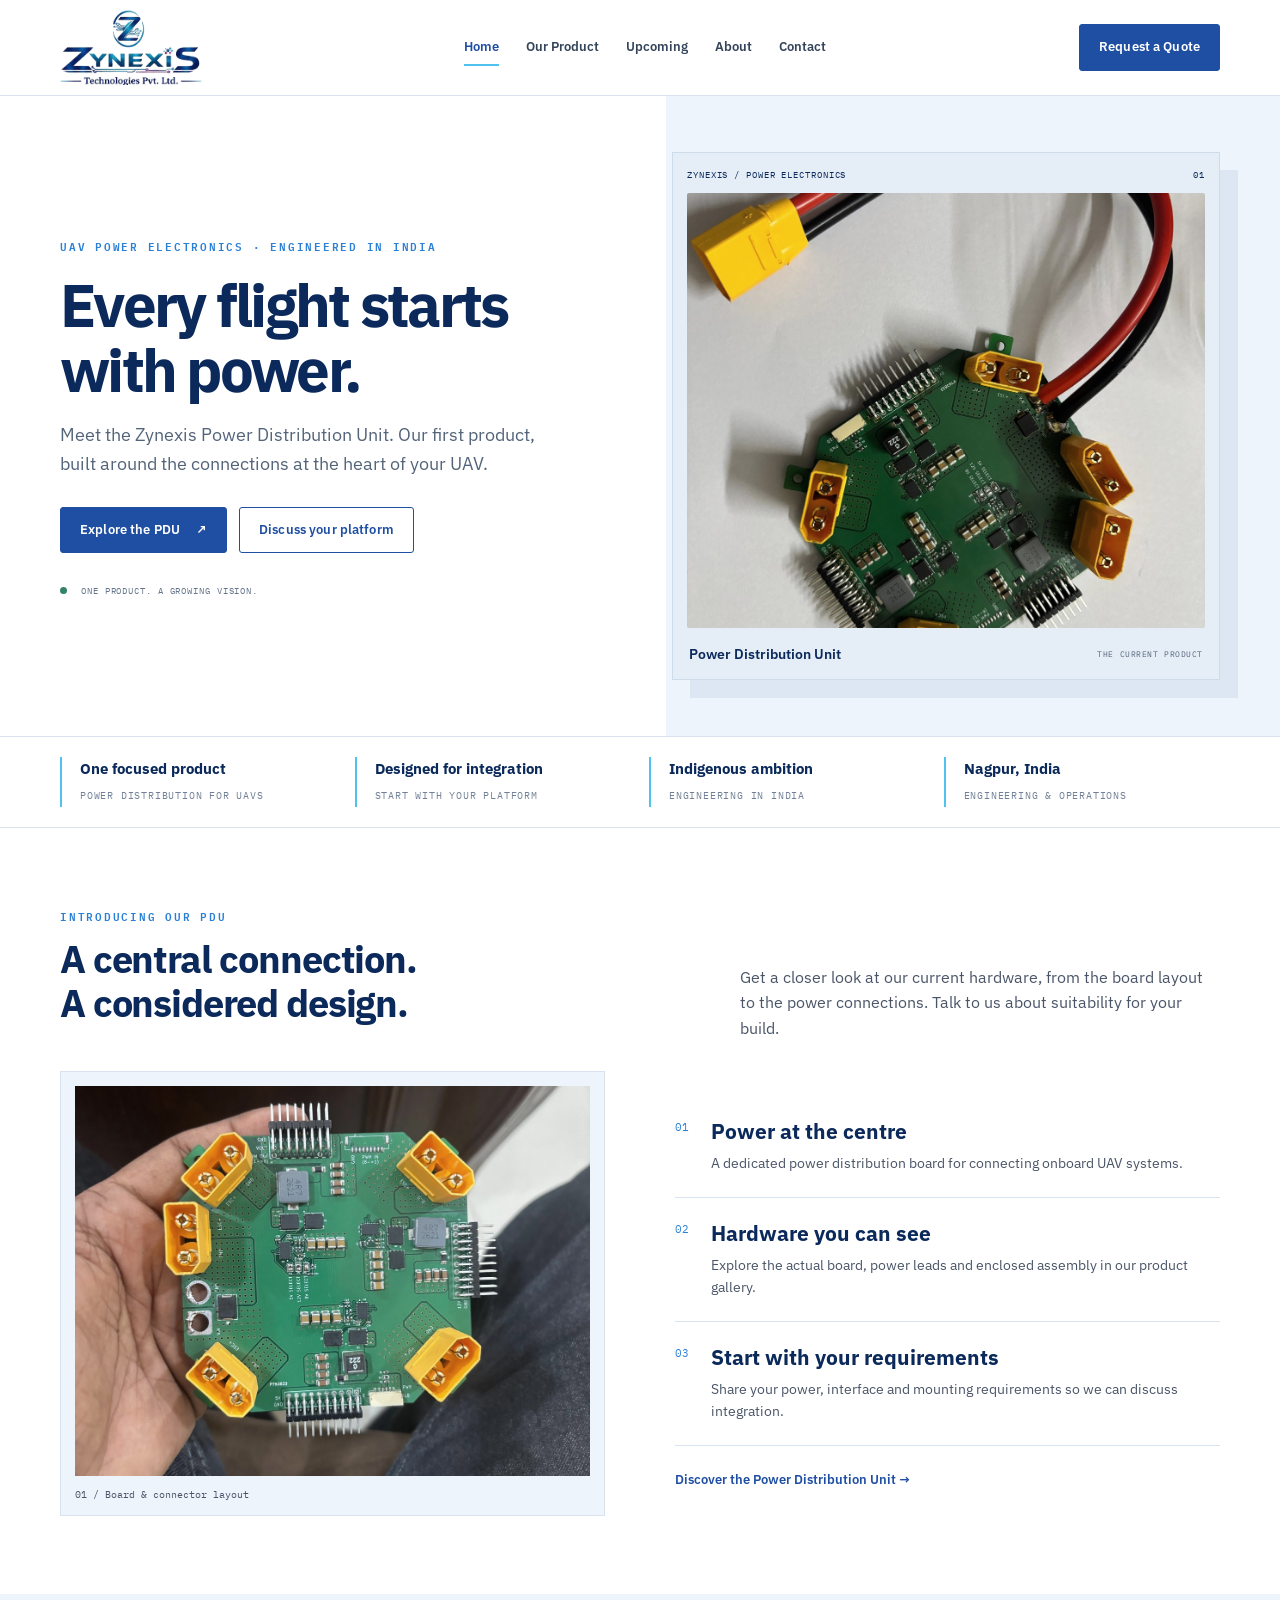
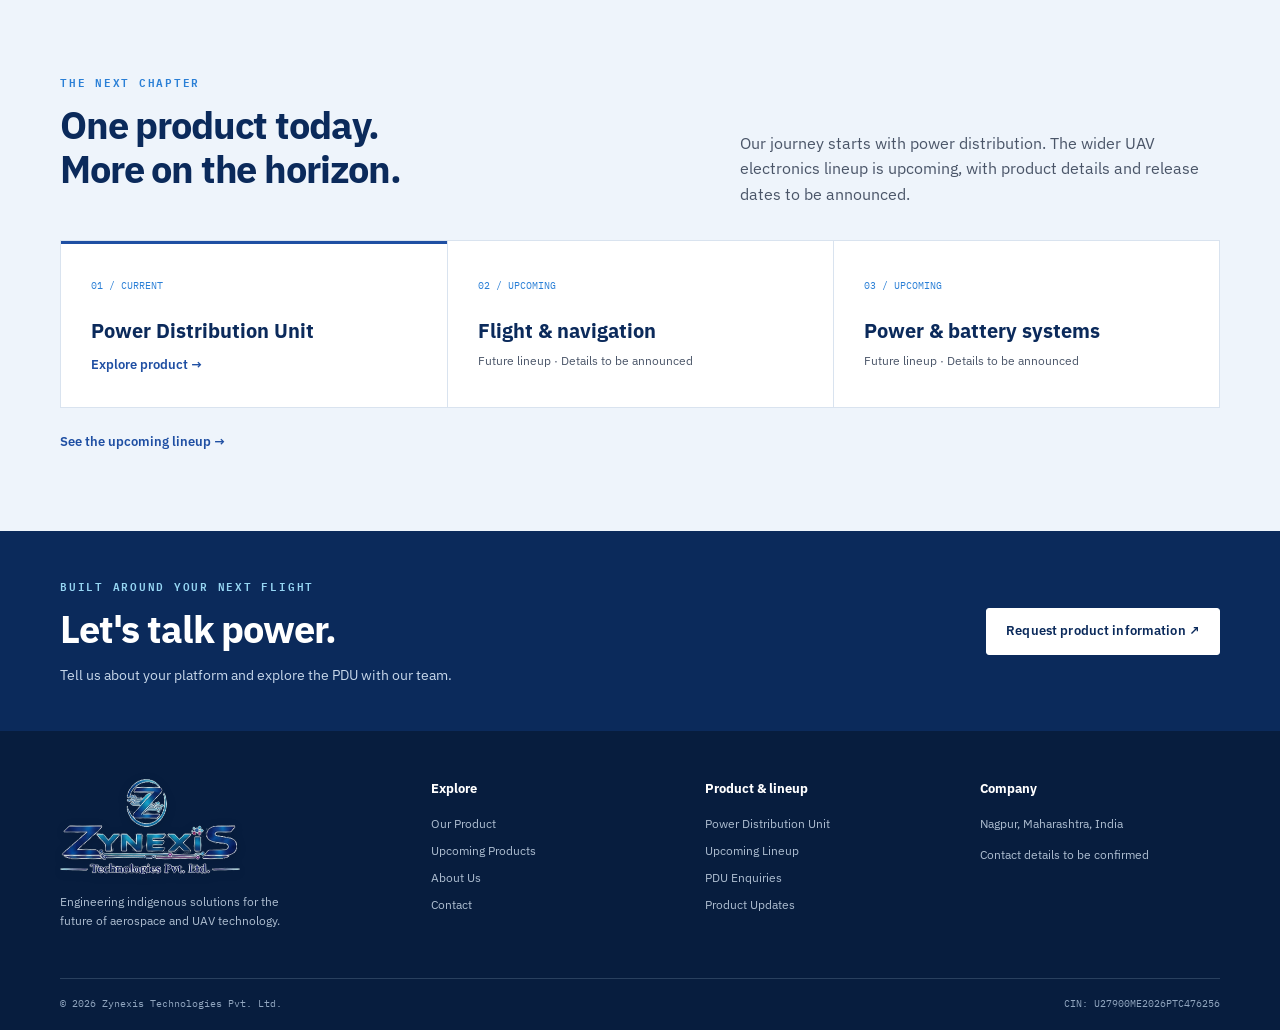
<file: index.html>
<!doctype html><html lang="en"><head><meta charset="utf-8"><meta name="viewport" content="width=device-width,initial-scale=1"><meta name="description" content="Zynexis Technologies — indigenous UAV electronics and aerospace systems engineered in India."><title>Home | Zynexis Technologies</title><link rel="stylesheet" href="assets/style.css"></head><body>
<header class="site-header"><div class="wrap nav">
<a class="brand" href="index.html" aria-label="Zynexis Technologies home"><img class="brand-logo" src="assets/zynexis-logo.png" alt="Zynexis Technologies logo"></a>
<nav class="navlinks"><a href="index.html">Home</a><a href="products.html">Our Product</a><a href="upcoming.html">Upcoming</a><a href="about.html">About</a><a href="contact.html">Contact</a></nav>
<a class="btn nav-cta" href="contact.html#rfq">Request a Quote</a><button class="menu-btn" aria-label="Open menu" aria-expanded="false" aria-controls="mobile-navigation">☰</button>
<div class="mobile-nav" id="mobile-navigation"><a href="index.html">Home</a><a href="products.html">Our Product</a><a href="upcoming.html">Upcoming Products</a><a href="about.html">About</a><a href="contact.html">Contact</a><a href="contact.html#rfq">Request a Quote</a></div>
</div></header>

<main>
<section class="hero product-hero"><div class="wrap hero-grid"><div><div class="eyebrow">UAV power electronics · Engineered in India</div><h1>Every flight starts<br>with power.</h1><p class="lead">Meet the Zynexis Power Distribution Unit. Our first product, built around the connections at the heart of your UAV.</p><div class="hero-actions"><a class="btn" href="products.html">Explore the PDU <span aria-hidden="true">↗</span></a><a class="btn outline" href="contact.html#rfq">Discuss your platform</a></div><div class="hero-footnote"><span class="status-dot"></span> ONE PRODUCT. A GROWING VISION.</div></div>
<figure class="hero-photo"><div class="photo-topline"><span>ZYNEXIS / POWER ELECTRONICS</span><span>01</span></div><img src="assets/images/pdu-connected.jpg" alt="Zynexis power distribution board with yellow connectors and attached red and black power leads" width="1200" height="1600" fetchpriority="high"><figcaption><span>Power Distribution Unit</span><span class="photo-tag">THE CURRENT PRODUCT</span></figcaption></figure></div></section>
<section class="trust"><div class="wrap trust-grid"><div class="trust-item"><strong>One focused product</strong><span>Power distribution for UAVs</span></div><div class="trust-item"><strong>Designed for integration</strong><span>Start with your platform</span></div><div class="trust-item"><strong>Indigenous ambition</strong><span>Engineering in India</span></div><div class="trust-item"><strong>Nagpur, India</strong><span>Engineering & operations</span></div></div></section>
<section class="section"><div class="wrap"><div class="section-head"><div><div class="eyebrow">Introducing our PDU</div><h2>A central connection.<br>A considered design.</h2></div><p>Get a closer look at our current hardware, from the board layout to the power connections. Talk to us about suitability for your build.</p></div><div class="feature-split"><figure class="product-photo board-photo"><img src="assets/images/pdu-board.jpg" alt="Close view of the populated Zynexis PDU circuit board and connector layout" width="1200" height="1600" loading="lazy"><figcaption>01 / Board & connector layout</figcaption></figure><div class="feature-copy"><div class="feature-item"><span>01</span><div><h3>Power at the centre</h3><p>A dedicated power distribution board for connecting onboard UAV systems.</p></div></div><div class="feature-item"><span>02</span><div><h3>Hardware you can see</h3><p>Explore the actual board, power leads and enclosed assembly in our product gallery.</p></div></div><div class="feature-item"><span>03</span><div><h3>Start with your requirements</h3><p>Share your power, interface and mounting requirements so we can discuss integration.</p></div></div><a class="text-link" href="products.html">Discover the Power Distribution Unit <span aria-hidden="true">→</span></a></div></div></div></section>
<section class="section mist"><div class="wrap"><div class="section-head"><div><div class="eyebrow">The next chapter</div><h2>One product today.<br>More on the horizon.</h2></div><p>Our journey starts with power distribution. The wider UAV electronics lineup is upcoming, with product details and release dates to be announced.</p></div><div class="roadmap-strip"><div><span class="roadmap-number">01 / CURRENT</span><h3>Power Distribution Unit</h3><a class="text-link" href="products.html">Explore product →</a></div><div><span class="roadmap-number">02 / UPCOMING</span><h3>Flight & navigation</h3><p>Future lineup · Details to be announced</p></div><div><span class="roadmap-number">03 / UPCOMING</span><h3>Power & battery systems</h3><p>Future lineup · Details to be announced</p></div></div><a class="text-link" href="upcoming.html">See the upcoming lineup →</a></div></section>
<section class="cta-band"><div class="wrap cta-row"><div><div class="eyebrow">Built around your next flight</div><h2>Let's talk power.</h2><p>Tell us about your platform and explore the PDU with our team.</p></div><a class="btn light" href="contact.html#rfq">Request product information ↗</a></div></section>
</main>

<footer class="site-footer"><div class="wrap"><div class="footer-grid">
<div><a class="brand footer-brand" href="index.html" aria-label="Zynexis Technologies home"><img class="footer-logo" src="assets/zynexis-logo.png" alt="Zynexis Technologies logo"></a><p style="margin-top:18px;max-width:250px">Engineering indigenous solutions for the future of aerospace and UAV technology.</p></div>
<div><h4>Explore</h4><div class="footer-links"><a href="products.html">Our Product</a><a href="upcoming.html">Upcoming Products</a><a href="about.html">About Us</a><a href="contact.html">Contact</a></div></div>
<div><h4>Product & lineup</h4><div class="footer-links"><a href="products.html">Power Distribution Unit</a><a href="upcoming.html">Upcoming Lineup</a><a href="contact.html?product=pdu#rfq">PDU Enquiries</a><a href="upcoming.html#interest">Product Updates</a></div></div>
<div><h4>Company</h4><p>Nagpur, Maharashtra, India</p><p>Contact details to be confirmed</p></div>
</div><div class="copyright"><span>© 2026 Zynexis Technologies Pvt. Ltd.</span><span>CIN: U27900ME2026PTC476256</span></div></div></footer>
<script src="assets/site.js"></script>
</body></html>
</file>
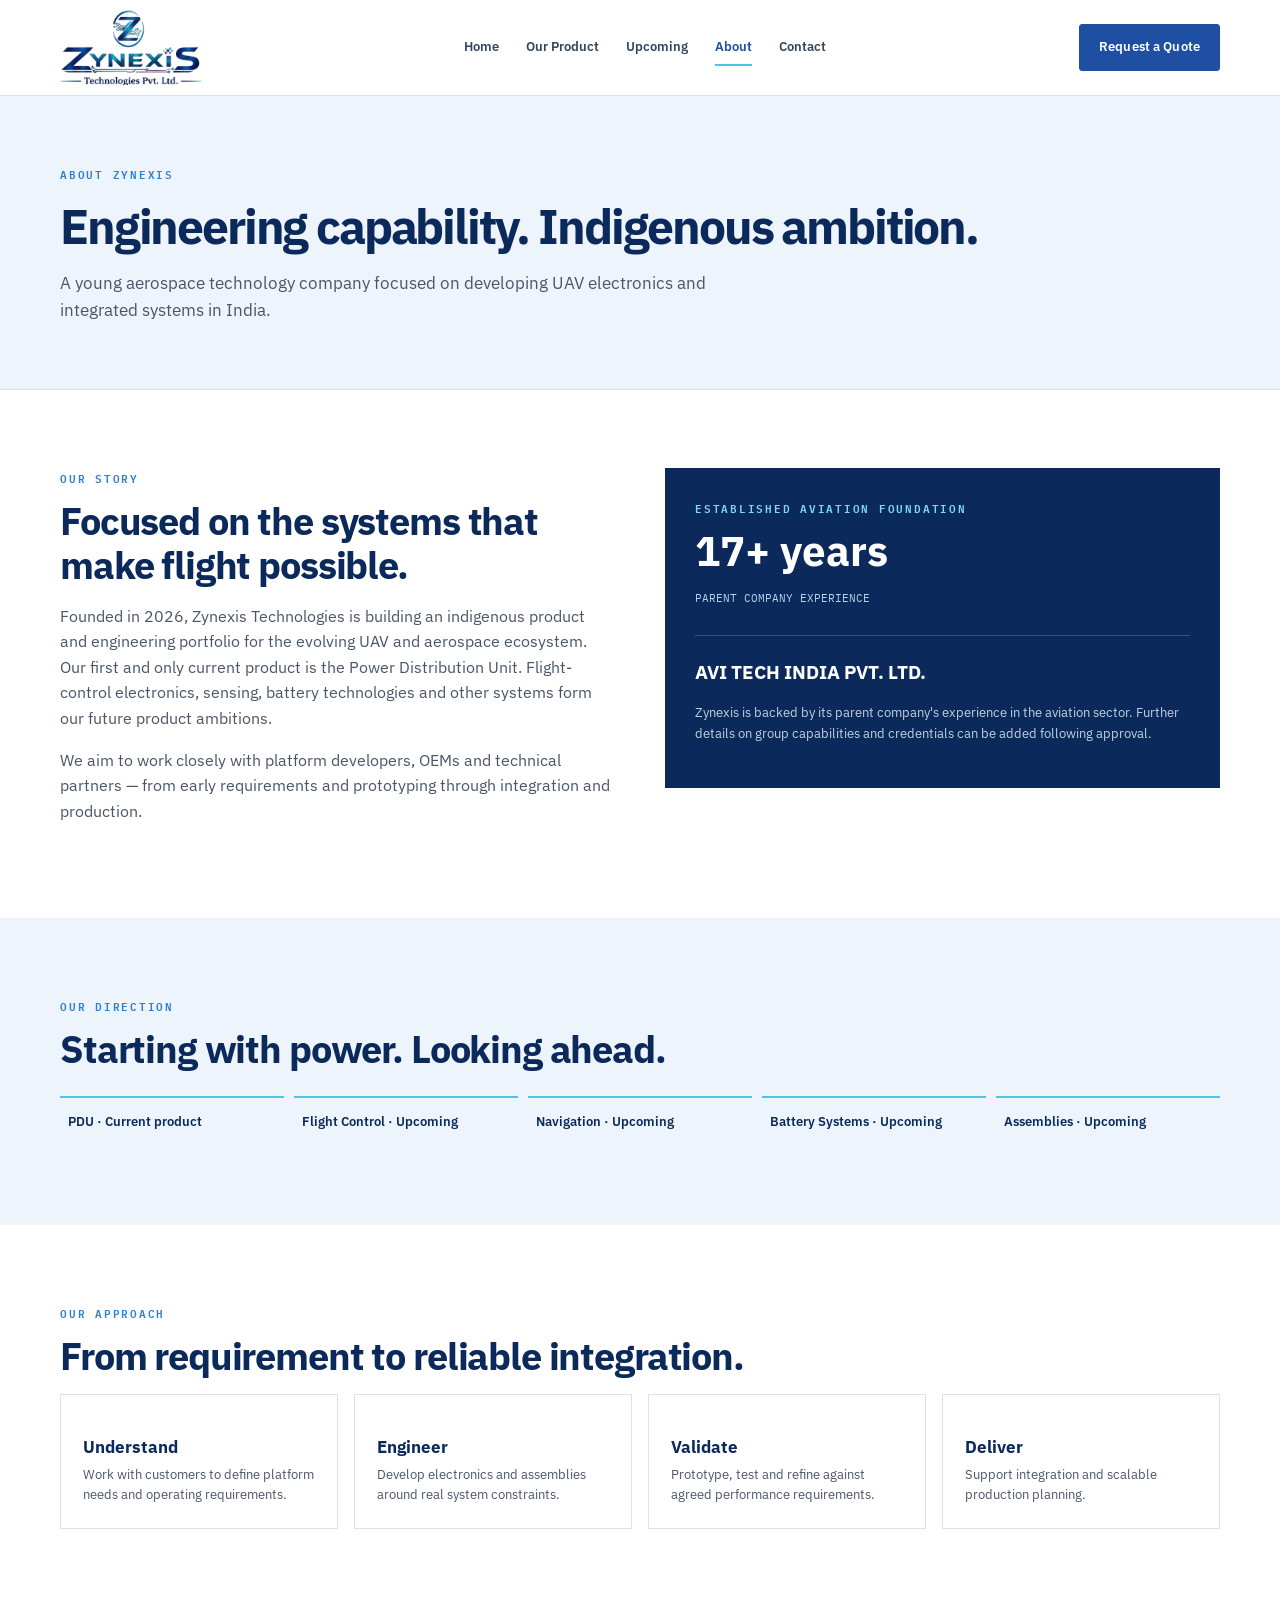
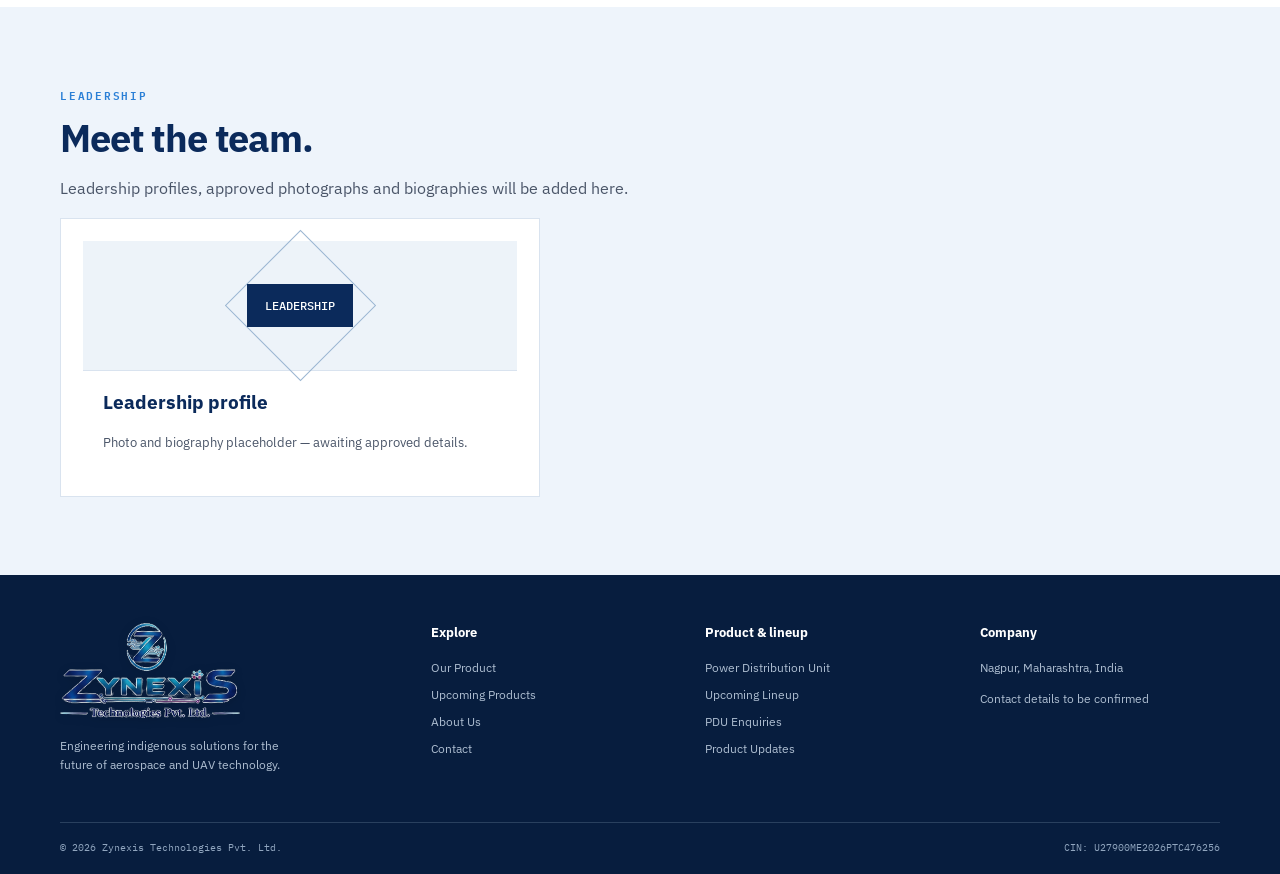
<file: about.html>
<!doctype html><html lang="en"><head><meta charset="utf-8"><meta name="viewport" content="width=device-width,initial-scale=1"><meta name="description" content="Zynexis Technologies — indigenous UAV electronics and aerospace systems engineered in India."><title>About | Zynexis Technologies</title><link rel="stylesheet" href="assets/style.css"></head><body>
<header class="site-header"><div class="wrap nav">
<a class="brand" href="index.html" aria-label="Zynexis Technologies home"><img class="brand-logo" src="assets/zynexis-logo.png" alt="Zynexis Technologies logo"></a>
<nav class="navlinks"><a href="index.html">Home</a><a href="products.html">Our Product</a><a href="upcoming.html">Upcoming</a><a href="about.html">About</a><a href="contact.html">Contact</a></nav>
<a class="btn nav-cta" href="contact.html#rfq">Request a Quote</a><button class="menu-btn" aria-label="Open menu" aria-expanded="false" aria-controls="mobile-navigation">☰</button>
<div class="mobile-nav" id="mobile-navigation"><a href="index.html">Home</a><a href="products.html">Our Product</a><a href="upcoming.html">Upcoming Products</a><a href="about.html">About</a><a href="contact.html">Contact</a><a href="contact.html#rfq">Request a Quote</a></div>
</div></header>

<main><section class="page-hero"><div class="wrap"><div class="eyebrow">About Zynexis</div><h1>Engineering capability. Indigenous ambition.</h1><p>A young aerospace technology company focused on developing UAV electronics and integrated systems in India.</p></div></section>
<section class="section"><div class="wrap about-grid"><div><div class="eyebrow">Our story</div><h2>Focused on the systems that make flight possible.</h2><p class="muted">Founded in 2026, Zynexis Technologies is building an indigenous product and engineering portfolio for the evolving UAV and aerospace ecosystem. Our first and only current product is the Power Distribution Unit. Flight-control electronics, sensing, battery technologies and other systems form our future product ambitions.</p><p class="muted">We aim to work closely with platform developers, OEMs and technical partners — from early requirements and prototyping through integration and production.</p></div><div class="stat-panel"><div class="eyebrow" style="color:#7fd9f5">Established aviation foundation</div><strong>17+ years</strong><span>Parent company experience</span><hr style="border:0;border-top:1px solid #38516f;margin:25px 0"><h3 style="color:#fff">AVI TECH INDIA PVT. LTD.</h3><p style="color:#c3d2e3;font-size:13px">Zynexis is backed by its parent company's experience in the aviation sector. Further details on group capabilities and credentials can be added following approval.</p></div></div></section>
<section class="section mist"><div class="wrap"><div class="eyebrow">Our direction</div><h2>Starting with power. Looking ahead.</h2><div class="expertise"><div>PDU · Current product</div><div>Flight Control · Upcoming</div><div>Navigation · Upcoming</div><div>Battery Systems · Upcoming</div><div>Assemblies · Upcoming</div></div></div></section>
<section class="section"><div class="wrap"><div class="eyebrow">Our approach</div><h2>From requirement to reliable integration.</h2><div class="grid four"><div class="tile"><h3>Understand</h3><p>Work with customers to define platform needs and operating requirements.</p></div><div class="tile"><h3>Engineer</h3><p>Develop electronics and assemblies around real system constraints.</p></div><div class="tile"><h3>Validate</h3><p>Prototype, test and refine against agreed performance requirements.</p></div><div class="tile"><h3>Deliver</h3><p>Support integration and scalable production planning.</p></div></div></div></section>
<section class="section mist"><div class="wrap"><div class="eyebrow">Leadership</div><h2>Meet the team.</h2><p class="muted">Leadership profiles, approved photographs and biographies will be added here.</p><div class="card" style="max-width:480px"><div class="product-visual" style="height:130px"><span>LEADERSHIP</span></div><div class="product-body"><h3>Leadership profile</h3><p>Photo and biography placeholder — awaiting approved details.</p></div></div></div></section></main>

<footer class="site-footer"><div class="wrap"><div class="footer-grid">
<div><a class="brand footer-brand" href="index.html" aria-label="Zynexis Technologies home"><img class="footer-logo" src="assets/zynexis-logo.png" alt="Zynexis Technologies logo"></a><p style="margin-top:18px;max-width:250px">Engineering indigenous solutions for the future of aerospace and UAV technology.</p></div>
<div><h4>Explore</h4><div class="footer-links"><a href="products.html">Our Product</a><a href="upcoming.html">Upcoming Products</a><a href="about.html">About Us</a><a href="contact.html">Contact</a></div></div>
<div><h4>Product & lineup</h4><div class="footer-links"><a href="products.html">Power Distribution Unit</a><a href="upcoming.html">Upcoming Lineup</a><a href="contact.html?product=pdu#rfq">PDU Enquiries</a><a href="upcoming.html#interest">Product Updates</a></div></div>
<div><h4>Company</h4><p>Nagpur, Maharashtra, India</p><p>Contact details to be confirmed</p></div>
</div><div class="copyright"><span>© 2026 Zynexis Technologies Pvt. Ltd.</span><span>CIN: U27900ME2026PTC476256</span></div></div></footer>
<script src="assets/site.js"></script>
</body></html>
</file>
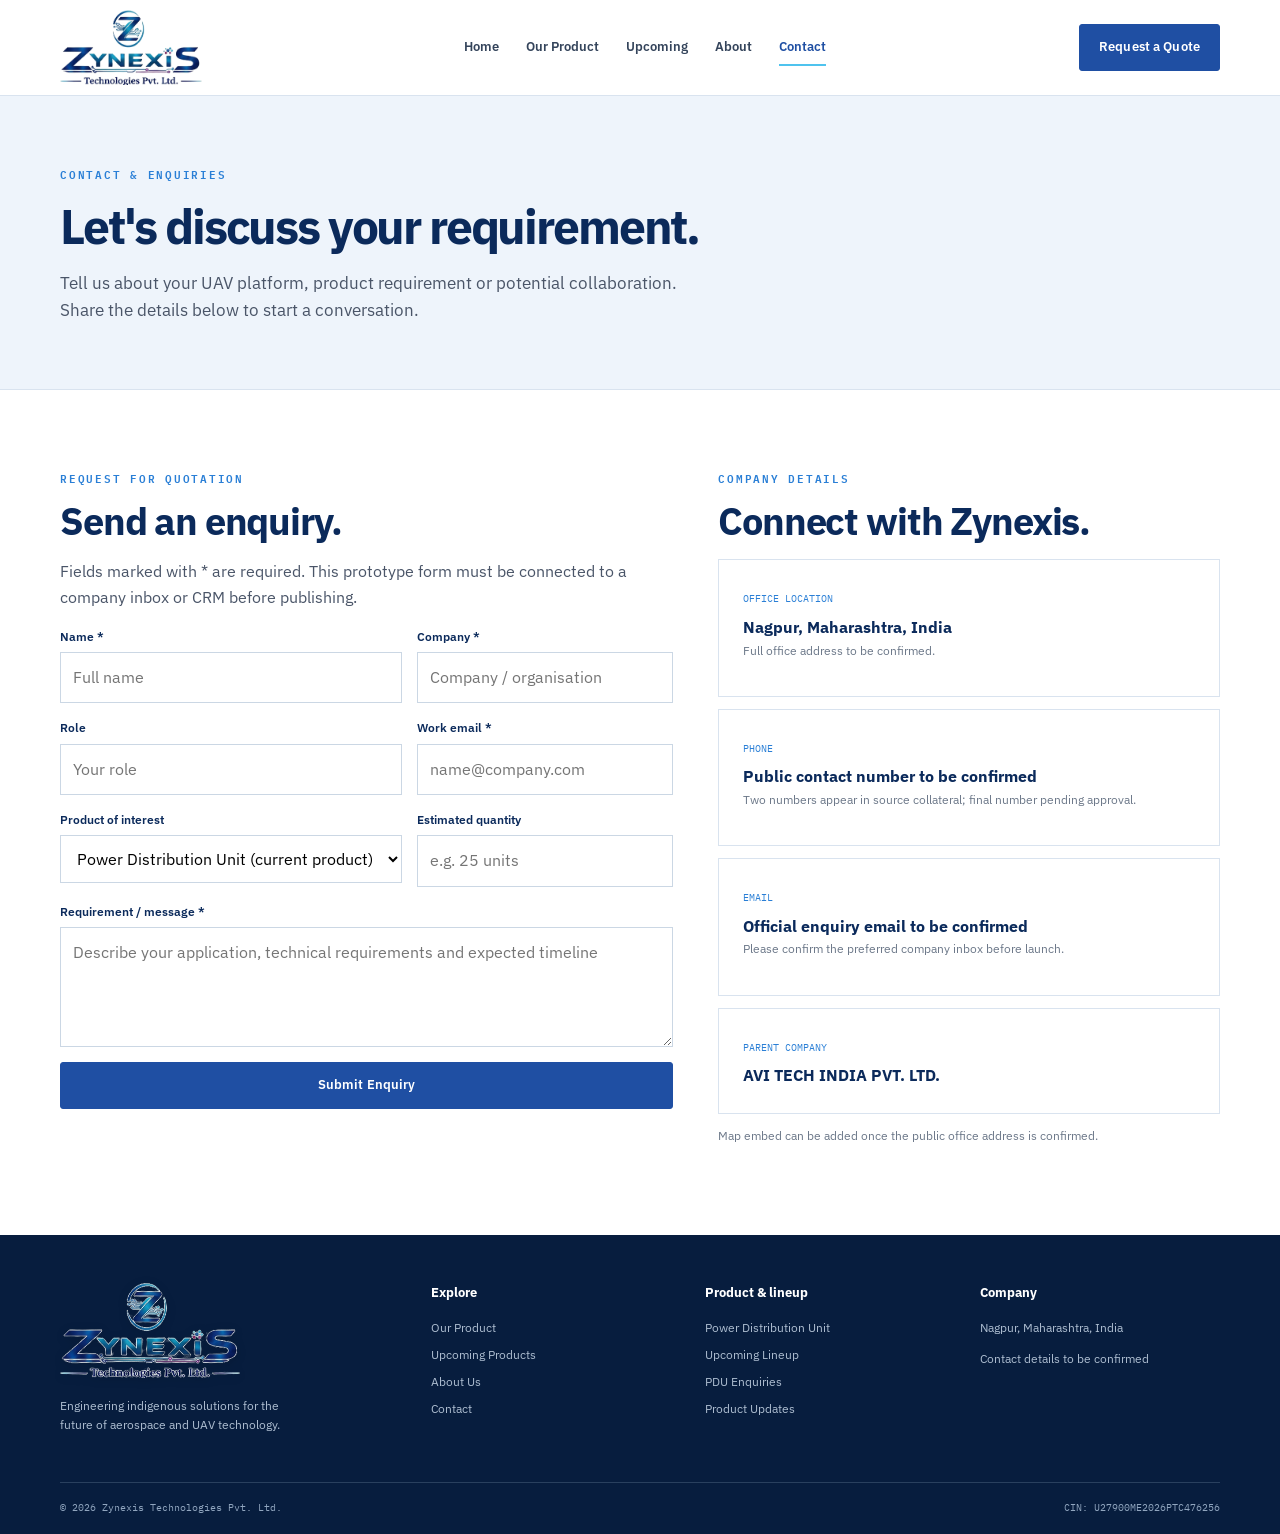
<file: contact.html>
<!doctype html><html lang="en"><head><meta charset="utf-8"><meta name="viewport" content="width=device-width,initial-scale=1"><meta name="description" content="Zynexis Technologies — indigenous UAV electronics and aerospace systems engineered in India."><title>Contact | Zynexis Technologies</title><link rel="stylesheet" href="assets/style.css"></head><body>
<header class="site-header"><div class="wrap nav">
<a class="brand" href="index.html" aria-label="Zynexis Technologies home"><img class="brand-logo" src="assets/zynexis-logo.png" alt="Zynexis Technologies logo"></a>
<nav class="navlinks"><a href="index.html">Home</a><a href="products.html">Our Product</a><a href="upcoming.html">Upcoming</a><a href="about.html">About</a><a href="contact.html">Contact</a></nav>
<a class="btn nav-cta" href="contact.html#rfq">Request a Quote</a><button class="menu-btn" aria-label="Open menu" aria-expanded="false" aria-controls="mobile-navigation">☰</button>
<div class="mobile-nav" id="mobile-navigation"><a href="index.html">Home</a><a href="products.html">Our Product</a><a href="upcoming.html">Upcoming Products</a><a href="about.html">About</a><a href="contact.html">Contact</a><a href="contact.html#rfq">Request a Quote</a></div>
</div></header>

<main><section class="page-hero"><div class="wrap"><div class="eyebrow">Contact & enquiries</div><h1>Let's discuss your requirement.</h1><p>Tell us about your UAV platform, product requirement or potential collaboration. Share the details below to start a conversation.</p></div></section>
<section class="section"><div class="wrap contact-grid"><div id="rfq"><div class="eyebrow">Request for quotation</div><h2>Send an enquiry.</h2><p class="muted">Fields marked with * are required. This prototype form must be connected to a company inbox or CRM before publishing.</p>
<form data-demo-form><div class="form-grid"><div class="field"><label for="name">Name *</label><input id="name" required name="name" placeholder="Full name"></div><div class="field"><label for="company">Company *</label><input id="company" required name="company" placeholder="Company / organisation"></div><div class="field"><label for="role">Role</label><input id="role" name="role" placeholder="Your role"></div><div class="field"><label for="email">Work email *</label><input id="email" required type="email" name="email" placeholder="name@company.com"></div><div class="field"><label for="product">Product of interest</label><select id="product" name="product"><option value="pdu">Power Distribution Unit (current product)</option><option value="upcoming">Upcoming product lineup</option><option value="other">General enquiry / collaboration</option></select></div><div class="field"><label for="quantity">Estimated quantity</label><input id="quantity" name="quantity" placeholder="e.g. 25 units"></div><div class="field full"><label for="message">Requirement / message *</label><textarea id="message" required name="message" placeholder="Describe your application, technical requirements and expected timeline"></textarea></div><div class="field full"><button class="btn" type="submit">Submit Enquiry</button><p class="form-message note" aria-live="polite"></p></div></div></form></div>
<div><div class="eyebrow">Company details</div><h2>Connect with Zynexis.</h2><div class="contact-card"><small>Office location</small><strong>Nagpur, Maharashtra, India</strong><p class="note">Full office address to be confirmed.</p></div><div class="contact-card"><small>Phone</small><strong>Public contact number to be confirmed</strong><p class="note">Two numbers appear in source collateral; final number pending approval.</p></div><div class="contact-card"><small>Email</small><strong>Official enquiry email to be confirmed</strong><p class="note">Please confirm the preferred company inbox before launch.</p></div><div class="contact-card"><small>Parent company</small><strong>AVI TECH INDIA PVT. LTD.</strong></div><p class="note">Map embed can be added once the public office address is confirmed.</p></div></div></section></main>

<footer class="site-footer"><div class="wrap"><div class="footer-grid">
<div><a class="brand footer-brand" href="index.html" aria-label="Zynexis Technologies home"><img class="footer-logo" src="assets/zynexis-logo.png" alt="Zynexis Technologies logo"></a><p style="margin-top:18px;max-width:250px">Engineering indigenous solutions for the future of aerospace and UAV technology.</p></div>
<div><h4>Explore</h4><div class="footer-links"><a href="products.html">Our Product</a><a href="upcoming.html">Upcoming Products</a><a href="about.html">About Us</a><a href="contact.html">Contact</a></div></div>
<div><h4>Product & lineup</h4><div class="footer-links"><a href="products.html">Power Distribution Unit</a><a href="upcoming.html">Upcoming Lineup</a><a href="contact.html?product=pdu#rfq">PDU Enquiries</a><a href="upcoming.html#interest">Product Updates</a></div></div>
<div><h4>Company</h4><p>Nagpur, Maharashtra, India</p><p>Contact details to be confirmed</p></div>
</div><div class="copyright"><span>© 2026 Zynexis Technologies Pvt. Ltd.</span><span>CIN: U27900ME2026PTC476256</span></div></div></footer>
<script src="assets/site.js"></script>
</body></html>
</file>
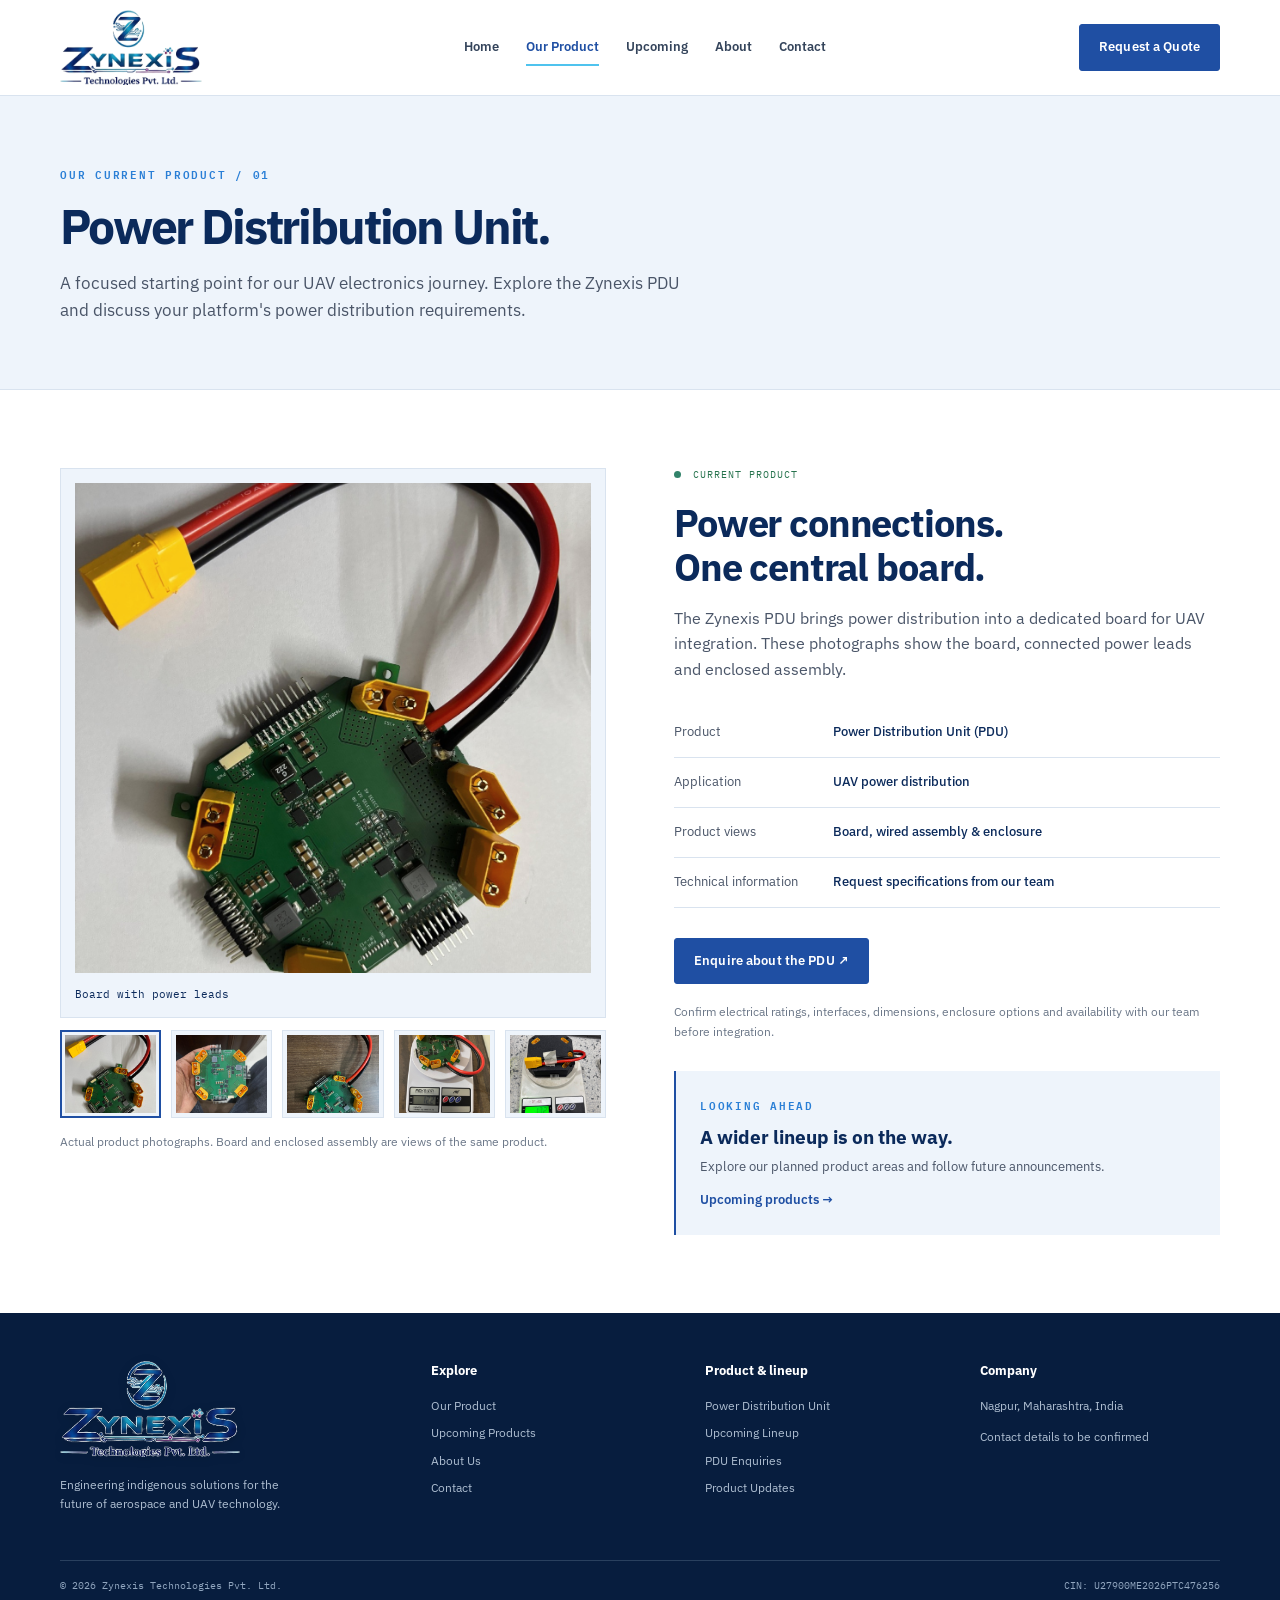
<file: products.html>
<!doctype html><html lang="en"><head><meta charset="utf-8"><meta name="viewport" content="width=device-width,initial-scale=1"><meta name="description" content="Zynexis Technologies — indigenous UAV electronics and aerospace systems engineered in India."><title>Power Distribution Unit | Zynexis Technologies</title><link rel="stylesheet" href="assets/style.css"></head><body>
<header class="site-header"><div class="wrap nav">
<a class="brand" href="index.html" aria-label="Zynexis Technologies home"><img class="brand-logo" src="assets/zynexis-logo.png" alt="Zynexis Technologies logo"></a>
<nav class="navlinks"><a href="index.html">Home</a><a href="products.html">Our Product</a><a href="upcoming.html">Upcoming</a><a href="about.html">About</a><a href="contact.html">Contact</a></nav>
<a class="btn nav-cta" href="contact.html#rfq">Request a Quote</a><button class="menu-btn" aria-label="Open menu" aria-expanded="false" aria-controls="mobile-navigation">☰</button>
<div class="mobile-nav" id="mobile-navigation"><a href="index.html">Home</a><a href="products.html">Our Product</a><a href="upcoming.html">Upcoming Products</a><a href="about.html">About</a><a href="contact.html">Contact</a><a href="contact.html#rfq">Request a Quote</a></div>
</div></header>

<main><section class="page-hero"><div class="wrap"><div class="eyebrow">Our current product / 01</div><h1>Power Distribution Unit.</h1><p>A focused starting point for our UAV electronics journey. Explore the Zynexis PDU and discuss your platform's power distribution requirements.</p></div></section>
<section class="section"><div class="wrap product-overview"><div class="gallery"><figure class="gallery-main"><img id="gallery-image" src="assets/images/pdu-connected.jpg" alt="PDU board with attached power leads" width="1200" height="1600"><figcaption id="gallery-caption">Board with power leads</figcaption></figure><div class="gallery-thumbs" aria-label="Product photographs">
<button class="gallery-thumb active" data-photo="pdu-connected" data-caption="Board with power leads" aria-label="View board with power leads" aria-pressed="true"><img src="assets/images/pdu-connected.jpg" alt="" width="90" height="100"></button>
<button class="gallery-thumb" data-photo="pdu-board" data-caption="Board and connector layout" aria-label="View board and connector layout" aria-pressed="false"><img src="assets/images/pdu-board.jpg" alt="" width="90" height="100" loading="lazy"></button>
<button class="gallery-thumb" data-photo="pdu-detail" data-caption="Power connections on the assembled board" aria-label="View power connections" aria-pressed="false"><img src="assets/images/pdu-detail.jpg" alt="" width="90" height="100" loading="lazy"></button>
<button class="gallery-thumb" data-photo="pdu-bench" data-caption="Board assembly on the workbench" aria-label="View board on the workbench" aria-pressed="false"><img src="assets/images/pdu-bench.jpg" alt="" width="90" height="100" loading="lazy"></button>
<button class="gallery-thumb" data-photo="pdu-enclosure" data-caption="PDU with enclosure fitted" aria-label="View PDU with enclosure fitted" aria-pressed="false"><img src="assets/images/pdu-enclosure.jpg" alt="" width="90" height="100" loading="lazy"></button></div><p class="note">Actual product photographs. Board and enclosed assembly are views of the same product.</p></div>
<div class="product-summary"><div class="status"><span class="status-dot"></span> Current product</div><h2>Power connections.<br>One central board.</h2><p class="muted">The Zynexis PDU brings power distribution into a dedicated board for UAV integration. These photographs show the board, connected power leads and enclosed assembly.</p><dl class="product-facts"><div><dt>Product</dt><dd>Power Distribution Unit (PDU)</dd></div><div><dt>Application</dt><dd>UAV power distribution</dd></div><div><dt>Product views</dt><dd>Board, wired assembly & enclosure</dd></div><div><dt>Technical information</dt><dd>Request specifications from our team</dd></div></dl><a class="btn" href="contact.html?product=pdu#rfq">Enquire about the PDU ↗</a><p class="note">Confirm electrical ratings, interfaces, dimensions, enclosure options and availability with our team before integration.</p><div class="product-next"><div class="eyebrow">Looking ahead</div><h3>A wider lineup is on the way.</h3><p>Explore our planned product areas and follow future announcements.</p><a class="text-link" href="upcoming.html">Upcoming products →</a></div></div></div></section></main>

<footer class="site-footer"><div class="wrap"><div class="footer-grid">
<div><a class="brand footer-brand" href="index.html" aria-label="Zynexis Technologies home"><img class="footer-logo" src="assets/zynexis-logo.png" alt="Zynexis Technologies logo"></a><p style="margin-top:18px;max-width:250px">Engineering indigenous solutions for the future of aerospace and UAV technology.</p></div>
<div><h4>Explore</h4><div class="footer-links"><a href="products.html">Our Product</a><a href="upcoming.html">Upcoming Products</a><a href="about.html">About Us</a><a href="contact.html">Contact</a></div></div>
<div><h4>Product & lineup</h4><div class="footer-links"><a href="products.html">Power Distribution Unit</a><a href="upcoming.html">Upcoming Lineup</a><a href="contact.html?product=pdu#rfq">PDU Enquiries</a><a href="upcoming.html#interest">Product Updates</a></div></div>
<div><h4>Company</h4><p>Nagpur, Maharashtra, India</p><p>Contact details to be confirmed</p></div>
</div><div class="copyright"><span>© 2026 Zynexis Technologies Pvt. Ltd.</span><span>CIN: U27900ME2026PTC476256</span></div></div></footer>
<script src="assets/site.js"></script>
</body></html>
</file>
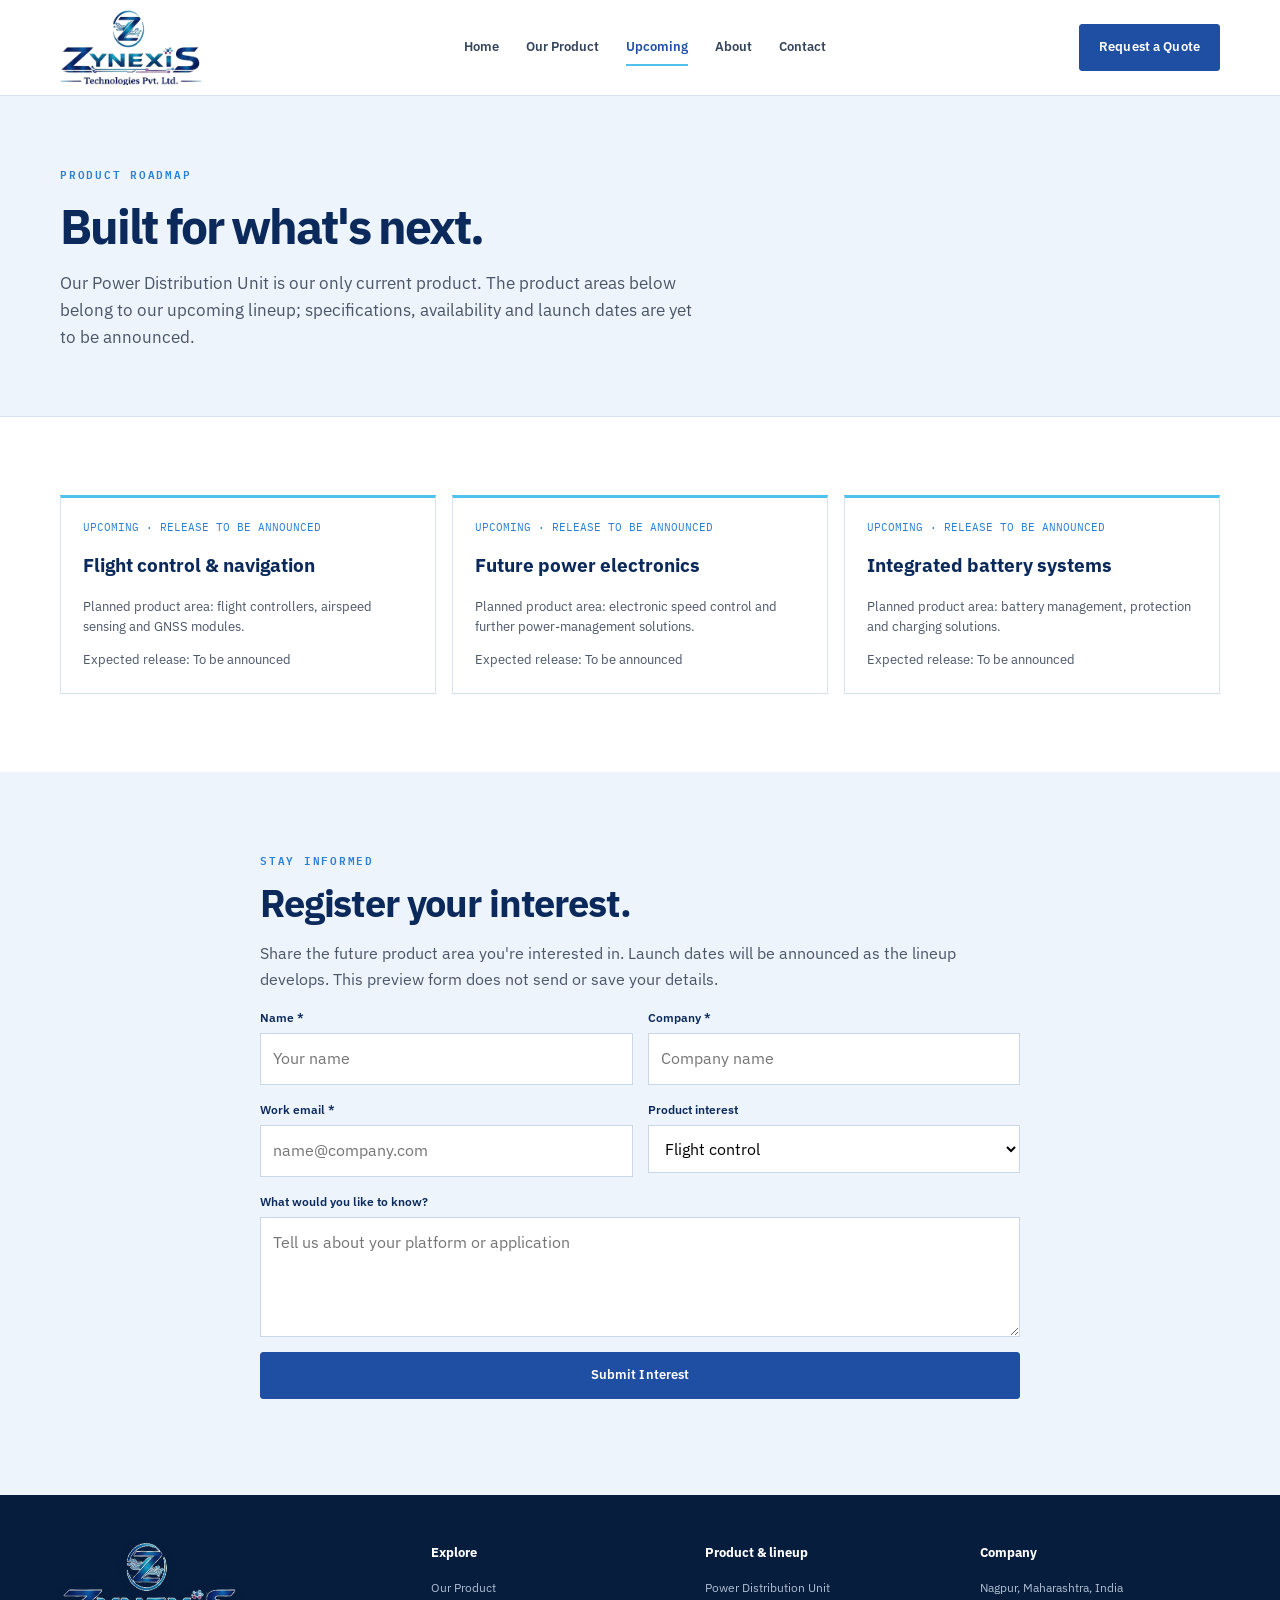
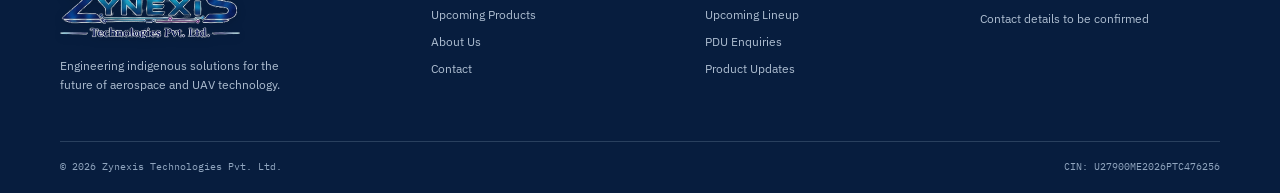
<file: upcoming.html>
<!doctype html><html lang="en"><head><meta charset="utf-8"><meta name="viewport" content="width=device-width,initial-scale=1"><meta name="description" content="Zynexis Technologies — indigenous UAV electronics and aerospace systems engineered in India."><title>Upcoming Products | Zynexis Technologies</title><link rel="stylesheet" href="assets/style.css"></head><body>
<header class="site-header"><div class="wrap nav">
<a class="brand" href="index.html" aria-label="Zynexis Technologies home"><img class="brand-logo" src="assets/zynexis-logo.png" alt="Zynexis Technologies logo"></a>
<nav class="navlinks"><a href="index.html">Home</a><a href="products.html">Our Product</a><a href="upcoming.html">Upcoming</a><a href="about.html">About</a><a href="contact.html">Contact</a></nav>
<a class="btn nav-cta" href="contact.html#rfq">Request a Quote</a><button class="menu-btn" aria-label="Open menu" aria-expanded="false" aria-controls="mobile-navigation">☰</button>
<div class="mobile-nav" id="mobile-navigation"><a href="index.html">Home</a><a href="products.html">Our Product</a><a href="upcoming.html">Upcoming Products</a><a href="about.html">About</a><a href="contact.html">Contact</a><a href="contact.html#rfq">Request a Quote</a></div>
</div></header>

<main><section class="page-hero"><div class="wrap"><div class="eyebrow">Product roadmap</div><h1>Built for what's next.</h1><p>Our Power Distribution Unit is our only current product. The product areas below belong to our upcoming lineup; specifications, availability and launch dates are yet to be announced.</p></div></section>
<section class="section"><div class="wrap"><div class="grid">
<div class="card upcoming"><div class="quarter">UPCOMING · RELEASE TO BE ANNOUNCED</div><h3>Flight control & navigation</h3><p>Planned product area: flight controllers, airspeed sensing and GNSS modules.</p><p class="note" style="margin-top:12px">Expected release: To be announced</p></div>
<div class="card upcoming"><div class="quarter">UPCOMING · RELEASE TO BE ANNOUNCED</div><h3>Future power electronics</h3><p>Planned product area: electronic speed control and further power-management solutions.</p><p class="note" style="margin-top:12px">Expected release: To be announced</p></div>
<div class="card upcoming"><div class="quarter">UPCOMING · RELEASE TO BE ANNOUNCED</div><h3>Integrated battery systems</h3><p>Planned product area: battery management, protection and charging solutions.</p><p class="note" style="margin-top:12px">Expected release: To be announced</p></div>
</div></div></section>
<section class="section mist" id="interest"><div class="wrap" style="max-width:760px"><div class="eyebrow">Stay informed</div><h2>Register your interest.</h2><p class="muted">Share the future product area you're interested in. Launch dates will be announced as the lineup develops. This preview form does not send or save your details.</p>
<form data-demo-form><div class="form-grid"><div class="field"><label for="name">Name *</label><input id="name" required name="name" placeholder="Your name"></div><div class="field"><label for="company">Company *</label><input id="company" required name="company" placeholder="Company name"></div><div class="field"><label for="email">Work email *</label><input id="email" required type="email" name="email" placeholder="name@company.com"></div><div class="field"><label for="product">Product interest</label><select id="product" name="product"><option>Flight control</option><option>Power electronics</option><option>Battery systems</option><option>Sensors & navigation</option><option>Electromechanical assemblies</option><option>Other</option></select></div><div class="field full"><label for="message">What would you like to know?</label><textarea id="message" name="message" placeholder="Tell us about your platform or application"></textarea></div><div class="field full"><button class="btn" type="submit">Submit Interest</button><p class="form-message note" aria-live="polite"></p></div></div></form></div></section></main>

<footer class="site-footer"><div class="wrap"><div class="footer-grid">
<div><a class="brand footer-brand" href="index.html" aria-label="Zynexis Technologies home"><img class="footer-logo" src="assets/zynexis-logo.png" alt="Zynexis Technologies logo"></a><p style="margin-top:18px;max-width:250px">Engineering indigenous solutions for the future of aerospace and UAV technology.</p></div>
<div><h4>Explore</h4><div class="footer-links"><a href="products.html">Our Product</a><a href="upcoming.html">Upcoming Products</a><a href="about.html">About Us</a><a href="contact.html">Contact</a></div></div>
<div><h4>Product & lineup</h4><div class="footer-links"><a href="products.html">Power Distribution Unit</a><a href="upcoming.html">Upcoming Lineup</a><a href="contact.html?product=pdu#rfq">PDU Enquiries</a><a href="upcoming.html#interest">Product Updates</a></div></div>
<div><h4>Company</h4><p>Nagpur, Maharashtra, India</p><p>Contact details to be confirmed</p></div>
</div><div class="copyright"><span>© 2026 Zynexis Technologies Pvt. Ltd.</span><span>CIN: U27900ME2026PTC476256</span></div></div></footer>
<script src="assets/site.js"></script>
</body></html>
</file>
<file: assets/style.css>
@import url('https://fonts.googleapis.com/css2?family=IBM+Plex+Mono:wght@400;500;600&family=IBM+Plex+Sans:wght@400;500;600;700&display=swap');
:root{--navy:#0b2a5b;--blue:#1f4fa3;--bright:#2a7fd6;--cyan:#4fc3ee;--mist:#eef4fb;--ink:#14243b;--slate:#4a5568;--line:#d9e3ef;--white:#fff;--mono:'IBM Plex Mono',monospace;--sans:'IBM Plex Sans',Arial,sans-serif}
*{box-sizing:border-box}html{scroll-behavior:smooth}body{margin:0;background:#fff;color:var(--ink);font-family:var(--sans);line-height:1.6}a{color:inherit;text-decoration:none}button,input,select,textarea{font:inherit}.wrap{width:min(1160px,calc(100% - 44px));margin:auto}.site-header{height:82px;border-bottom:1px solid var(--line);display:flex;align-items:center;background:#fff;position:sticky;top:0;z-index:20}.nav{display:flex;align-items:center;justify-content:space-between;gap:24px}.brand{display:flex;align-items:center;gap:12px;font-weight:700;letter-spacing:.04em;color:var(--navy)}.brand-mark{width:38px;height:38px;border:2px solid var(--blue);display:grid;place-items:center;color:var(--blue);font:600 13px var(--mono);position:relative}.brand-mark:after{content:"";position:absolute;width:7px;height:7px;background:var(--cyan);right:-4px;top:-4px}.brand small{display:block;font:500 9px var(--mono);letter-spacing:.22em;color:#718096}.navlinks{display:flex;gap:27px;align-items:center;font-size:13px;font-weight:600;color:#34445b}.navlinks a:hover,.navlinks a.active{color:var(--bright)}.btn{display:inline-flex;align-items:center;justify-content:center;padding:12px 19px;border:1px solid var(--blue);background:var(--blue);color:#fff;font-size:13px;font-weight:600;letter-spacing:.01em;transition:.2s;cursor:pointer;border-radius:3px}.btn:hover{background:var(--navy);border-color:var(--navy);transform:translateY(-1px)}.btn.outline{background:transparent;color:var(--blue)}.btn.outline:hover{background:var(--mist)}.menu-btn{display:none;background:none;border:0;color:var(--navy);font-size:24px}.eyebrow{font:600 11px var(--mono);letter-spacing:.16em;text-transform:uppercase;color:var(--bright)}h1,h2,h3,p{margin-top:0}h1{font-size:clamp(38px,5vw,64px);line-height:1.06;letter-spacing:-.045em;color:var(--navy);margin:18px 0}h2{font-size:clamp(28px,3vw,40px);line-height:1.15;letter-spacing:-.03em;color:var(--navy);margin:12px 0 16px}h3{color:var(--navy);line-height:1.25}.lead{font-size:18px;color:#53647a;max-width:610px}.muted{color:var(--slate)}.hero{padding:82px 0 76px;background:linear-gradient(90deg,#fff 0%,#fff 58%,#f4f8fc 58%,#f4f8fc 100%);overflow:hidden}.hero-grid{display:grid;grid-template-columns:1.05fr .95fr;gap:56px;align-items:center}.hero-actions{display:flex;gap:12px;margin-top:28px;flex-wrap:wrap}.hero-art{min-height:390px;position:relative;display:grid;place-items:center}.board{width:min(420px,100%);aspect-ratio:1.16;background:#e8eef5;border:1px solid #c8d5e4;position:relative;display:grid;place-items:center;box-shadow:18px 18px 0 #dbe6f1}.board:before,.board:after{content:"";position:absolute;border:1px solid #9fb5cf;inset:22px}.board:after{inset:42px}.chip{width:130px;height:130px;background:var(--navy);border:8px solid #c4d5e7;display:grid;place-items:center;color:white;font:600 16px var(--mono);z-index:1;box-shadow:0 0 0 1px var(--blue)}.chip:after{content:"ZYNEXIS";font:500 9px var(--mono);letter-spacing:.18em;position:absolute;transform:translateY(88px);color:var(--navy)}.trace{position:absolute;width:75%;height:1px;background:var(--cyan);top:26%;left:12%;box-shadow:0 105px 0 #7da6d0,0 210px 0 #7da6d0}.callout{position:absolute;background:#fff;border:1px solid var(--line);padding:10px 13px;font:500 10px var(--mono);color:var(--navy);box-shadow:0 8px 24px #0b2a5b12}.callout.one{top:11%;right:0}.callout.two{bottom:10%;left:0}.trust{border-top:1px solid var(--line);border-bottom:1px solid var(--line);padding:20px 0}.trust-grid{display:grid;grid-template-columns:repeat(4,1fr);gap:18px}.trust-item{padding-left:18px;border-left:2px solid var(--cyan)}.trust-item strong{display:block;color:var(--navy);font-size:15px}.trust-item span{font:10px var(--mono);color:#718096;text-transform:uppercase;letter-spacing:.08em}.section{padding:78px 0}.section.mist{background:var(--mist)}.section-head{display:flex;justify-content:space-between;align-items:end;gap:25px;margin-bottom:30px}.section-head p{max-width:480px;margin:0;color:var(--slate)}.grid{display:grid;grid-template-columns:repeat(3,1fr);gap:16px}.tile,.card{border:1px solid var(--line);background:#fff;padding:22px;transition:.2s}.tile:hover,.card:hover{border-color:#9db8d7;box-shadow:0 12px 28px #0b2a5b0d;transform:translateY(-2px)}.tile-num{font:11px var(--mono);color:var(--bright)}.tile h3{margin:20px 0 6px;font-size:17px}.tile p,.card p{font-size:13px;color:var(--slate);margin:0}.iconline{height:34px;width:34px;border:1px solid #b8d1e9;display:grid;place-items:center;color:var(--blue);font:600 12px var(--mono)}.four{grid-template-columns:repeat(4,1fr)}.process{display:grid;grid-template-columns:repeat(6,1fr);border-top:1px solid #b7c9dc;margin-top:35px}.step{padding:18px 12px 0 0;position:relative}.step:before{content:"";width:8px;height:8px;border-radius:50%;background:var(--bright);position:absolute;top:-5px;left:0}.step b{font:500 11px var(--mono);color:var(--blue)}.step span{display:block;font-size:13px;font-weight:600;color:var(--navy);margin-top:8px}.cta-band{background:var(--navy);color:#fff;padding:45px 0}.cta-band h2{color:#fff;max-width:700px}.cta-row{display:flex;align-items:center;justify-content:space-between;gap:25px}.page-hero{padding:68px 0 48px;background:var(--mist);border-bottom:1px solid var(--line)}.page-hero h1{font-size:48px}.page-hero p{max-width:650px;color:var(--slate);font-size:17px}.filters{display:flex;gap:8px;flex-wrap:wrap;margin:26px 0}.filter{padding:8px 13px;border:1px solid var(--line);background:#fff;color:var(--slate);font-size:12px;cursor:pointer}.filter.active,.filter:hover{background:var(--navy);border-color:var(--navy);color:#fff}.product-card{padding:0;overflow:hidden}.product-visual{height:175px;background:#edf3f9;display:grid;place-items:center;position:relative;border-bottom:1px solid var(--line)}.product-visual:before{content:"";width:105px;height:105px;border:1px solid #9bb6d2;transform:rotate(45deg);position:absolute}.product-visual span{background:var(--navy);color:white;padding:14px 18px;font:500 12px var(--mono);z-index:1}.product-body{padding:20px}.specs{display:flex;gap:8px;flex-wrap:wrap;margin:15px 0}.specs span{font:10px var(--mono);padding:5px 7px;background:var(--mist);color:var(--blue)}.status{font:10px var(--mono);color:#26734d;text-transform:uppercase;letter-spacing:.1em}.product-actions{display:flex;gap:8px;margin-top:18px}.product-actions .btn{padding:9px 12px;font-size:11px}.upcoming{border-top:3px solid var(--cyan)}.quarter{font:11px var(--mono);color:var(--bright)}.detail{display:none;padding:25px;background:var(--mist);border:1px solid var(--line);margin-top:20px}.detail.open{display:block}.detail-grid{display:grid;grid-template-columns:1fr 1fr;gap:30px}.form-grid{display:grid;grid-template-columns:1fr 1fr;gap:15px}.field{display:flex;flex-direction:column;gap:6px}.field.full{grid-column:1/-1}.field label{font-size:12px;font-weight:600;color:var(--navy)}.field input,.field select,.field textarea{border:1px solid #cbd7e4;padding:12px;background:#fff;outline:none}.field input:focus,.field textarea:focus,.field select:focus{border-color:var(--bright)}.field textarea{min-height:120px;resize:vertical}.note{font-size:12px;color:#6b7788}.about-grid{display:grid;grid-template-columns:1fr 1fr;gap:50px;align-items:start}.stat-panel{background:var(--navy);color:white;padding:30px}.stat-panel strong{font-size:42px;display:block}.stat-panel span{font:11px var(--mono);color:#b8d5f0;text-transform:uppercase}.expertise{display:grid;grid-template-columns:repeat(5,1fr);gap:10px;margin-top:25px}.expertise div{border-top:2px solid var(--cyan);padding:14px 8px;font-size:13px;font-weight:600;color:var(--navy)}.contact-grid{display:grid;grid-template-columns:1.1fr .9fr;gap:45px}.contact-card{border:1px solid var(--line);padding:24px;margin-bottom:12px}.contact-card small{font:10px var(--mono);color:var(--bright);text-transform:uppercase}.contact-card strong{display:block;color:var(--navy);margin-top:5px}.site-footer{background:#071d3e;color:#d8e3f0;padding:48px 0 20px}.footer-grid{display:grid;grid-template-columns:1.4fr 1fr 1fr 1fr;gap:35px}.site-footer h4{color:#fff;font-size:13px;margin:0 0 14px}.site-footer p,.site-footer a{font-size:12px;color:#aebed1}.footer-links{display:grid;gap:8px}.copyright{border-top:1px solid #29405e;margin-top:35px;padding-top:18px;font:10px var(--mono);color:#91a6bf;display:flex;justify-content:space-between;gap:15px;flex-wrap:wrap}.mobile-nav{display:none}
@media(max-width:850px){.navlinks{display:none}.menu-btn{display:block}.nav-cta{display:none}.mobile-nav.open{display:grid;position:absolute;top:81px;left:0;right:0;background:#fff;border-bottom:1px solid var(--line);padding:18px 24px;gap:15px}.hero-grid,.about-grid,.contact-grid{grid-template-columns:1fr}.hero{background:#fff;padding:55px 0}.hero-art{min-height:320px}.trust-grid{grid-template-columns:repeat(2,1fr)}.grid{grid-template-columns:repeat(2,1fr)}.four{grid-template-columns:repeat(2,1fr)}.process{grid-template-columns:repeat(3,1fr);row-gap:25px}.footer-grid{grid-template-columns:repeat(2,1fr)}.expertise{grid-template-columns:repeat(2,1fr)}}
@media(max-width:560px){.wrap{width:min(100% - 30px,1160px)}.section{padding:55px 0}.grid,.four,.trust-grid,.form-grid,.detail-grid{grid-template-columns:1fr}.page-hero h1{font-size:38px}.section-head,.cta-row{align-items:flex-start;flex-direction:column}.process{grid-template-columns:repeat(2,1fr)}.footer-grid{grid-template-columns:1fr 1fr}.hero-art{min-height:270px}.board{width:85%}.callout{font-size:9px}.copyright{display:block}.copyright span{display:block;margin-top:8px}}

/* Brand logo and refined navigation motion */
.site-header{height:96px}
.brand{min-width:150px}
.brand-logo{display:block;width:142px;height:82px;object-fit:contain;transition:transform .35s ease,filter .35s ease}
.brand:hover .brand-logo{transform:translateY(-2px) scale(1.025);filter:drop-shadow(0 4px 5px #1f4fa322)}
.navlinks a{position:relative;padding:10px 0;transition:color .22s ease}
.navlinks a:after{content:"";position:absolute;left:0;right:100%;bottom:2px;height:2px;background:var(--cyan);transition:right .28s cubic-bezier(.2,.75,.25,1)}
.navlinks a:hover:after,.navlinks a.active:after{right:0}
.navlinks a.active{color:var(--blue)}
.navlinks a{animation:navEnter .55s both}
.navlinks a:nth-child(1){animation-delay:.04s}.navlinks a:nth-child(2){animation-delay:.10s}.navlinks a:nth-child(3){animation-delay:.16s}.navlinks a:nth-child(4){animation-delay:.22s}.navlinks a:nth-child(5){animation-delay:.28s}
@keyframes navEnter{from{opacity:0;transform:translateY(-7px)}to{opacity:1;transform:translateY(0)}}
.nav-cta{transition:transform .22s ease,box-shadow .22s ease,background .22s ease}
.nav-cta:hover{transform:translateY(-2px);box-shadow:0 7px 18px #0b2a5b24}
.footer-brand{min-width:0}
.footer-logo{width:180px;height:auto;max-height:105px;object-fit:contain;filter:drop-shadow(0 2px 5px #0002)}
.mobile-nav a{padding:4px 0;transition:color .2s ease,transform .2s ease}
.mobile-nav a:hover{color:var(--bright);transform:translateX(4px)}
@media(max-width:850px){.site-header{height:82px}.brand-logo{width:125px;height:74px}.mobile-nav.open{top:81px}}

/* Product photography follows the existing navy / blue brand palette. */
figure{margin:0}img{max-width:100%}.btn{gap:16px}.product-hero{padding:56px 0;background:linear-gradient(90deg,#fff 0%,#fff 52%,#eef4fb 52%)}.product-hero .hero-grid{grid-template-columns:1fr 1fr;gap:64px}.product-hero h1{font-size:clamp(42px,4.7vw,66px);line-height:1.08}.product-hero .lead{font-size:18px;max-width:480px}.hero-photo{background:#e5edf6;border:1px solid #cedbe9;padding:14px;box-shadow:18px 18px 0 #dce7f3}.hero-photo>img{display:block;width:100%;height:435px;object-fit:cover;object-position:50% 58%;border-radius:2px;filter:saturate(.88)}.photo-topline{display:flex;justify-content:space-between;font:9px var(--mono);letter-spacing:.1em;color:var(--navy);padding:2px 0 13px}.hero-photo figcaption{display:flex;justify-content:space-between;align-items:center;gap:8px;padding:15px 2px 0;font-size:14px;font-weight:600;color:var(--navy)}.photo-tag{font:8px var(--mono);letter-spacing:.07em;color:#53647a}.hero-footnote{display:flex;align-items:center;gap:9px;margin-top:32px;font:9px var(--mono);letter-spacing:.1em;color:#64758a}.status-dot{display:inline-block;width:7px;height:7px;border-radius:50%;background:#32836a;margin-right:5px}.feature-split{display:grid;grid-template-columns:1fr 1fr;gap:70px;align-items:center}.product-photo{padding:14px;background:var(--mist);border:1px solid var(--line)}.product-photo img{display:block;width:100%;height:390px;object-fit:cover;object-position:50% 54%;filter:saturate(.86)}.product-photo figcaption{padding:12px 0 0;font:10px var(--mono);color:var(--slate)}.feature-item{display:flex;gap:22px;border-bottom:1px solid var(--line);padding:22px 0}.feature-item>span{font:11px var(--mono);color:var(--bright);padding-top:2px}.feature-item h3{font-size:21px;margin:0 0 8px}.feature-item p{font-size:14px;color:var(--slate);margin:0}.text-link{display:inline-block;font-size:13px;font-weight:600;color:var(--blue);margin-top:24px}.text-link:hover{text-decoration:underline}.roadmap-strip{display:grid;grid-template-columns:repeat(3,1fr);border:1px solid var(--line);background:#fff;margin-top:32px}.roadmap-strip>div{padding:30px;border-left:1px solid var(--line)}.roadmap-strip>div:first-child{border-left:0;border-top:3px solid var(--blue);padding-top:27px}.roadmap-number{font:10px var(--mono);color:var(--bright)}.roadmap-strip h3{font-size:20px;margin:22px 0 8px}.roadmap-strip p{font-size:12px;color:var(--slate);margin:0}.roadmap-strip .text-link{margin:0}.cta-band .eyebrow{color:#96d6f3}.cta-band h2{margin-bottom:12px}.cta-band p{font-size:14px;color:#c7d7ea;margin:0}.btn.light{background:#fff;color:var(--navy);border-color:#fff;white-space:nowrap}.product-overview{display:grid;grid-template-columns:1fr 1fr;gap:68px;align-items:start}.gallery-main{padding:14px;background:var(--mist);border:1px solid var(--line)}.gallery-main>img{display:block;width:100%;height:490px;object-fit:cover;object-position:50% 55%;filter:saturate(.9)}.gallery-main figcaption{font:11px var(--mono);color:var(--navy);padding:14px 0 2px}.gallery-thumbs{display:grid;grid-template-columns:repeat(5,1fr);gap:10px;margin:12px 0}.gallery-thumb{padding:4px;border:1px solid var(--line);background:var(--mist);cursor:pointer;transition:border-color .2s}.gallery-thumb img{display:block;width:100%;height:78px;object-fit:cover}.gallery-thumb.active,.gallery-thumb:hover{border:2px solid var(--blue);padding:3px}.product-summary h2{margin-top:20px}.product-facts{margin:26px 0 30px}.product-facts>div{display:grid;grid-template-columns:145px 1fr;gap:14px;padding:14px 0;border-bottom:1px solid var(--line);font-size:13px}.product-facts dt{color:var(--slate)}.product-facts dd{margin:0;color:var(--navy);font-weight:500}.product-summary>.note{margin-top:18px}.product-next{margin-top:30px;padding:24px;background:var(--mist);border-left:2px solid var(--blue)}.product-next h3{margin:12px 0 8px}.product-next p{font-size:13px;color:var(--slate);margin:0}.product-next .text-link{margin-top:12px}.gallery>.note{margin-top:14px}.upcoming h3{margin-top:20px}a:focus-visible,button:focus-visible{outline:3px solid var(--bright);outline-offset:4px}#rfq,#interest{scroll-margin-top:116px}
@media(max-width:850px){.product-hero .hero-grid{gap:32px}.hero-photo>img{height:350px}.hero-photo{box-shadow:9px 9px 0 #dce7f3}.feature-split,.product-overview{gap:32px}.photo-tag{display:none}.roadmap-strip>div{padding:22px}.roadmap-strip>div:first-child{padding-top:19px}.product-facts>div{grid-template-columns:1fr;gap:4px}.gallery-main>img{height:420px}}
@media(max-width:650px){.product-hero .hero-grid,.feature-split,.product-overview{grid-template-columns:1fr}.product-hero{padding:42px 0;background:linear-gradient(#fff 0%,#fff 48%,#eef4fb 48%)}.hero-photo{margin:8px 9px 0 0}.hero-photo>img{height:390px}.hero-photo figcaption{font-size:13px}.photo-tag{display:inline;font-size:7px}.feature-split{gap:20px}.product-photo img{height:340px}.roadmap-strip{grid-template-columns:1fr}.roadmap-strip>div{border-left:0;border-top:1px solid var(--line)}.roadmap-strip h3{margin-top:16px}.product-overview{gap:30px}.gallery-main>img{height:430px}.gallery-thumb img{height:66px}.gallery-thumbs{gap:7px}.trust-grid{grid-template-columns:1fr 1fr}.trust-item{padding-left:10px}.trust-item strong{font-size:13px}.trust-item span{font-size:8px}.cta-row{flex-direction:column;align-items:flex-start}.page-hero h1{font-size:clamp(34px,8vw,48px)}.product-summary h2{font-size:34px}}
@media(prefers-reduced-motion:reduce){html{scroll-behavior:auto}*,*:before,*:after{animation:none!important;transition:none!important}}
</file>
